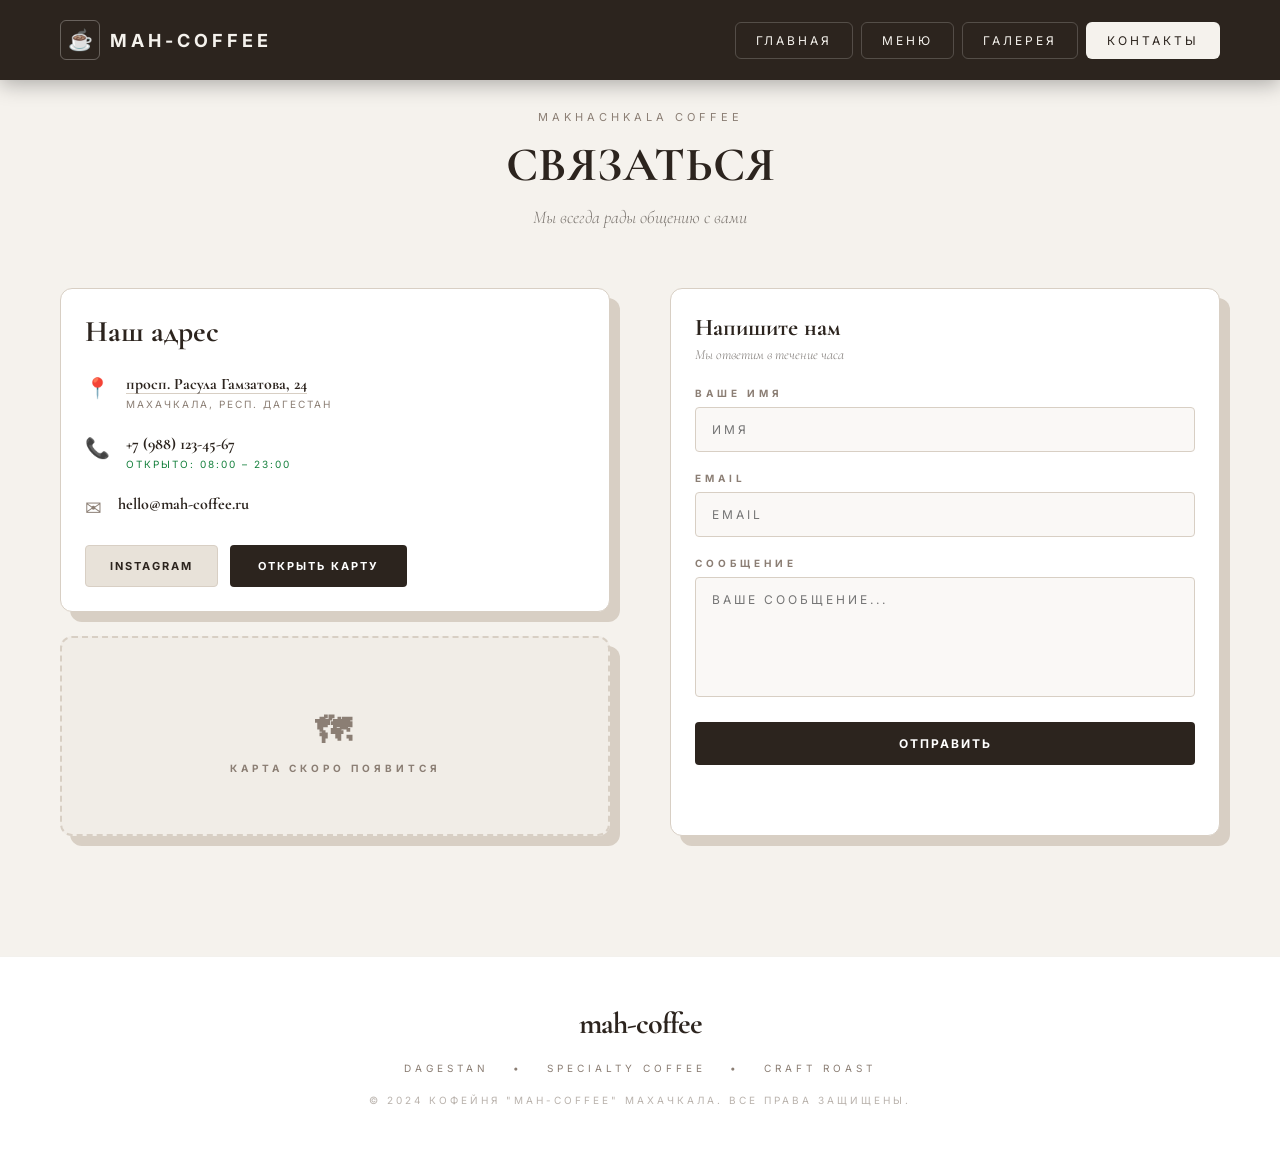
<file: contacts.html>
<!DOCTYPE html>
<html lang="ru">
<head>
  <meta charset="UTF-8">
  <meta name="viewport" content="width=device-width, initial-scale=1.0">
  <title>mah-coffee — Контакты</title>
  <link rel="stylesheet" href="style.css">
</head>
<body>

  <nav class="navbar">
    <div class="navbar-inner">
      <a href="index.html" class="navbar-logo">
        <div class="navbar-logo-icon">&#9749;</div>
        <span class="navbar-logo-text">mah-coffee</span>
      </a>
      <div class="navbar-links">
        <a href="index.html" class="nav-btn">Главная</a>
        <a href="menu.html" class="nav-btn">Меню</a>
        <a href="gallery.html" class="nav-btn">Галерея</a>
        <a href="contacts.html" class="nav-btn active">Контакты</a>
      </div>
    </div>
  </nav>

  <main>
    <div class="page-header">
      <div class="page-header-sub">Makhachkala Coffee</div>
      <h1>СВЯЗАТЬСЯ</h1>
      <p>Мы всегда рады общению с вами</p>
    </div>

    <div class="contacts-grid">
      <!-- Контактная информация -->
      <div>
        <div class="art-card contact-info">
          <h2>Наш адрес</h2>
          <div class="contact-row">
            <div class="contact-icon">&#128205;</div>
            <div>
              <p class="label">просп. Расула Гамзатова, 24</p>
              <p class="sub">Махачкала, Респ. Дагестан</p>
            </div>
          </div>
          <div class="contact-row">
            <div class="contact-icon">&#128222;</div>
            <div>
              <p style="font-weight:700;">+7 (988) 123-45-67</p>
              <p class="open">Открыто: 08:00 – 23:00</p>
            </div>
          </div>
          <div class="contact-row">
            <div class="contact-icon">&#9993;</div>
            <div>
              <p style="font-weight:700;">hello@mah-coffee.ru</p>
            </div>
          </div>
          <div class="contact-buttons">
            <button class="art-btn-secondary">Instagram</button>
            <button class="art-btn-primary" style="font-size:11px;">Открыть карту</button>
          </div>
        </div>

        <div class="map-placeholder">
          <span style="font-size:36px;">&#128506;</span>
          <span>Карта скоро появится</span>
        </div>
      </div>

      <!-- Форма -->
      <div class="art-card contact-form">
        <h2>Напишите нам</h2>
        <p class="form-sub">Мы ответим в течение часа</p>

        <form onsubmit="event.preventDefault(); alert('Спасибо, ' + this.username.value + '! Мы получили ваш запрос и свяжемся с вами по адресу ' + this.useremail.value + ' в ближайшее время.'); this.reset();">
          <div class="form-group">
            <label>Ваше имя</label>
            <input type="text" name="username" placeholder="ИМЯ" required>
          </div>
          <div class="form-group">
            <label>Email</label>
            <input type="email" name="useremail" placeholder="EMAIL" required>
          </div>
          <div class="form-group">
            <label>Сообщение</label>
            <textarea name="message" placeholder="ВАШЕ СООБЩЕНИЕ..."></textarea>
          </div>
          <button type="submit" class="art-btn-primary" style="width:100%;">Отправить</button>
        </form>
      </div>
    </div>
  </main>

  <footer>
    <div class="footer-logo">mah-coffee</div>
    <div class="footer-tags">
      <span>Dagestan</span>
      <span>&bull;</span>
      <span>Specialty Coffee</span>
      <span>&bull;</span>
      <span>Craft Roast</span>
    </div>
    <p class="footer-copy">&copy; 2024 Кофейня "mah-coffee" Махачкала. Все права защищены.</p>
  </footer>

</body>
</html>
</file>
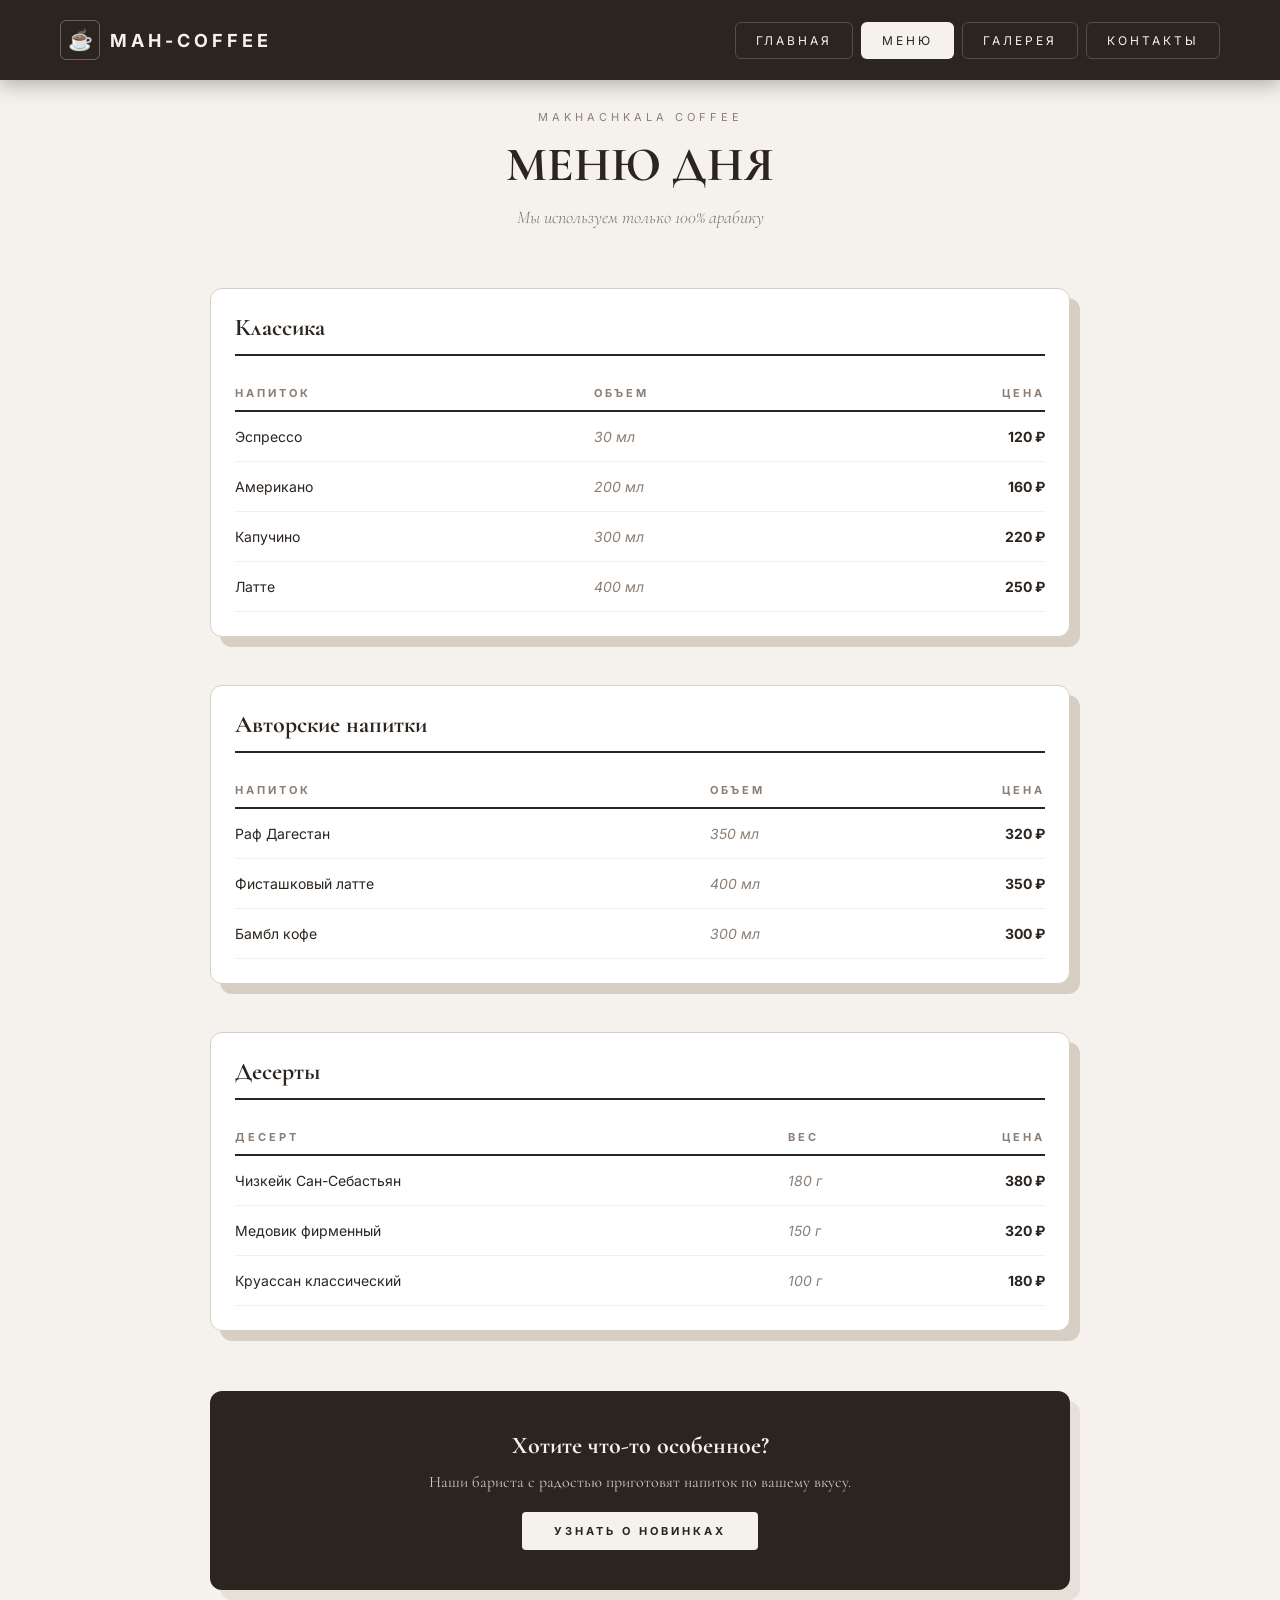
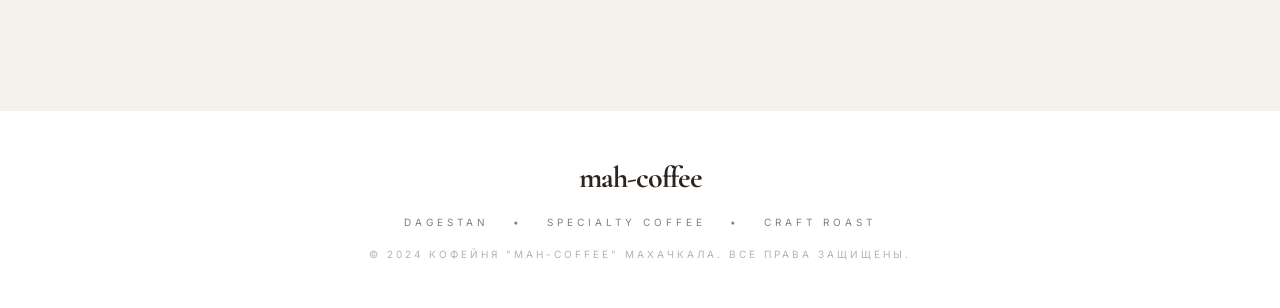
<file: menu.html>
<!DOCTYPE html>
<html lang="ru">
<head>
  <meta charset="UTF-8">
  <meta name="viewport" content="width=device-width, initial-scale=1.0">
  <title>mah-coffee — Меню</title>
  <link rel="stylesheet" href="style.css">
</head>
<body>

  <nav class="navbar">
    <div class="navbar-inner">
      <a href="index.html" class="navbar-logo">
        <div class="navbar-logo-icon">&#9749;</div>
        <span class="navbar-logo-text">mah-coffee</span>
      </a>
      <div class="navbar-links">
        <a href="index.html" class="nav-btn">Главная</a>
        <a href="menu.html" class="nav-btn active">Меню</a>
        <a href="gallery.html" class="nav-btn">Галерея</a>
        <a href="contacts.html" class="nav-btn">Контакты</a>
      </div>
    </div>
  </nav>

  <main style="max-width:900px;">
    <div class="page-header">
      <div class="page-header-sub">Makhachkala Coffee</div>
      <h1>МЕНЮ ДНЯ</h1>
      <p>Мы используем только 100% арабику</p>
    </div>

    <!-- Классика -->
    <div class="art-card menu-category">
      <h2>Классика</h2>
      <table class="menu-table">
        <thead>
          <tr>
            <th>Напиток</th>
            <th>Объем</th>
            <th>Цена</th>
          </tr>
        </thead>
        <tbody>
          <tr>
            <td>Эспрессо</td>
            <td class="volume">30 мл</td>
            <td class="price">120 &#8381;</td>
          </tr>
          <tr>
            <td>Американо</td>
            <td class="volume">200 мл</td>
            <td class="price">160 &#8381;</td>
          </tr>
          <tr>
            <td>Капучино</td>
            <td class="volume">300 мл</td>
            <td class="price">220 &#8381;</td>
          </tr>
          <tr>
            <td>Латте</td>
            <td class="volume">400 мл</td>
            <td class="price">250 &#8381;</td>
          </tr>
        </tbody>
      </table>
    </div>

    <!-- Авторские напитки -->
    <div class="art-card menu-category">
      <h2>Авторские напитки</h2>
      <table class="menu-table">
        <thead>
          <tr>
            <th>Напиток</th>
            <th>Объем</th>
            <th>Цена</th>
          </tr>
        </thead>
        <tbody>
          <tr>
            <td>Раф Дагестан</td>
            <td class="volume">350 мл</td>
            <td class="price">320 &#8381;</td>
          </tr>
          <tr>
            <td>Фисташковый латте</td>
            <td class="volume">400 мл</td>
            <td class="price">350 &#8381;</td>
          </tr>
          <tr>
            <td>Бамбл кофе</td>
            <td class="volume">300 мл</td>
            <td class="price">300 &#8381;</td>
          </tr>
        </tbody>
      </table>
    </div>

    <!-- Десерты -->
    <div class="art-card menu-category">
      <h2>Десерты</h2>
      <table class="menu-table">
        <thead>
          <tr>
            <th>Десерт</th>
            <th>Вес</th>
            <th>Цена</th>
          </tr>
        </thead>
        <tbody>
          <tr>
            <td>Чизкейк Сан-Себастьян</td>
            <td class="volume">180 г</td>
            <td class="price">380 &#8381;</td>
          </tr>
          <tr>
            <td>Медовик фирменный</td>
            <td class="volume">150 г</td>
            <td class="price">320 &#8381;</td>
          </tr>
          <tr>
            <td>Круассан классический</td>
            <td class="volume">100 г</td>
            <td class="price">180 &#8381;</td>
          </tr>
        </tbody>
      </table>
    </div>

    <!-- CTA -->
    <div class="menu-cta">
      <h3>Хотите что-то особенное?</h3>
      <p>Наши бариста с радостью приготовят напиток по вашему вкусу.</p>
      <button onclick="alert('Мы готовим сезонные новинки! Заходите в гости.')">Узнать о новинках</button>
    </div>
  </main>

  <footer>
    <div class="footer-logo">mah-coffee</div>
    <div class="footer-tags">
      <span>Dagestan</span>
      <span>&bull;</span>
      <span>Specialty Coffee</span>
      <span>&bull;</span>
      <span>Craft Roast</span>
    </div>
    <p class="footer-copy">&copy; 2024 Кофейня "mah-coffee" Махачкала. Все права защищены.</p>
  </footer>

</body>
</html>
</file>
<file: style.css>
@import url('https://fonts.googleapis.com/css2?family=Cormorant+Garamond:wght@300;400;500;600;700&family=Inter:wght@300;400;500;600;700&display=swap');

* {
  margin: 0;
  padding: 0;
  box-sizing: border-box;
}

:root {
  --brand-bg: #F5F2ED;
  --brand-dark: #2C241E;
  --brand-accent: #D8CFC4;
  --brand-muted: #8B7E74;
  --brand-surface: #E8E2D9;
  --shadow-artistic: 10px 10px 0px #D8CFC4;
}

body {
  background-color: var(--brand-bg);
  color: var(--brand-dark);
  font-family: "Cormorant Garamond", serif;
  min-height: 100vh;
}

a {
  text-decoration: none;
  color: inherit;
}

img {
  max-width: 100%;
  display: block;
}

/* ===== NAVBAR ===== */
.navbar {
  position: fixed;
  top: 0;
  left: 0;
  right: 0;
  z-index: 50;
  background: var(--brand-dark);
  box-shadow: 0 4px 20px rgba(0,0,0,0.3);
}

.navbar-inner {
  max-width: 1200px;
  margin: 0 auto;
  padding: 0 20px;
  height: 80px;
  display: flex;
  align-items: center;
  justify-content: space-between;
}

.navbar-logo {
  display: flex;
  align-items: center;
  gap: 10px;
  color: var(--brand-bg);
}

.navbar-logo-icon {
  width: 40px;
  height: 40px;
  border: 1px solid rgba(245,242,237,0.3);
  border-radius: 6px;
  display: flex;
  align-items: center;
  justify-content: center;
  font-size: 20px;
  transition: all 0.3s;
}

.navbar-logo:hover .navbar-logo-icon {
  background: var(--brand-bg);
  color: var(--brand-dark);
}

.navbar-logo-text {
  font-family: "Inter", sans-serif;
  text-transform: uppercase;
  letter-spacing: 4px;
  font-weight: 700;
  font-size: 18px;
}

.navbar-links {
  display: flex;
  gap: 8px;
}

.nav-btn {
  color: var(--brand-bg);
  padding: 10px 20px;
  font-size: 12px;
  text-transform: uppercase;
  letter-spacing: 3px;
  border: 1px solid rgba(245,242,237,0.2);
  border-radius: 6px;
  font-family: "Inter", sans-serif;
  transition: all 0.3s;
  display: inline-block;
}

.nav-btn:hover {
  background: var(--brand-bg);
  color: var(--brand-dark);
  transform: translateY(-2px);
}

.nav-btn.active {
  background: var(--brand-bg);
  color: var(--brand-dark);
}

/* ===== MAIN CONTENT ===== */
main {
  padding-top: 110px;
  padding-bottom: 40px;
  max-width: 1200px;
  margin: 0 auto;
  padding-left: 20px;
  padding-right: 20px;
}

/* ===== ART CARD ===== */
.art-card {
  background: white;
  border-radius: 12px;
  padding: 24px;
  box-shadow: var(--shadow-artistic);
  border: 1px solid var(--brand-accent);
}

/* ===== BUTTONS ===== */
.art-btn-primary {
  background: var(--brand-dark);
  color: white;
  border: none;
  padding: 14px 28px;
  border-radius: 4px;
  cursor: pointer;
  text-transform: uppercase;
  font-weight: 700;
  letter-spacing: 2px;
  font-family: "Inter", sans-serif;
  font-size: 12px;
  transition: all 0.3s ease;
  display: inline-block;
  text-align: center;
}

.art-btn-primary:hover {
  transform: translateY(-2px);
  filter: brightness(1.1);
}

.art-btn-secondary {
  background: var(--brand-surface);
  color: var(--brand-dark);
  border: 1px solid var(--brand-accent);
  padding: 12px 24px;
  border-radius: 4px;
  cursor: pointer;
  text-transform: uppercase;
  font-weight: 700;
  letter-spacing: 2px;
  font-family: "Inter", sans-serif;
  font-size: 11px;
  transition: all 0.3s ease;
}

.art-btn-secondary:hover {
  transform: translateY(-2px);
  background: var(--brand-accent);
}

/* ===== HERO ===== */
.hero {
  display: grid;
  grid-template-columns: 1fr 1fr;
  gap: 40px;
  align-items: center;
  margin-bottom: 80px;
}

.hero-subtitle {
  font-family: "Inter", sans-serif;
  font-size: 11px;
  text-transform: uppercase;
  letter-spacing: 6px;
  color: var(--brand-muted);
}

.hero-title {
  font-size: 72px;
  font-weight: 700;
  letter-spacing: -3px;
  line-height: 0.9;
  color: var(--brand-dark);
  margin: 16px 0;
}

.hero-text {
  font-size: 18px;
  font-style: italic;
  line-height: 1.6;
  opacity: 0.8;
  margin-bottom: 16px;
}

.hero-tags {
  display: flex;
  flex-wrap: wrap;
  gap: 8px;
  margin-bottom: 24px;
}

.tag {
  padding: 6px 16px;
  background: var(--brand-surface);
  border-radius: 20px;
  font-family: "Inter", sans-serif;
  font-size: 10px;
  text-transform: uppercase;
  font-weight: 700;
  letter-spacing: 2px;
}

.hero-image {
  height: 600px;
  border-radius: 12px;
  overflow: hidden;
  box-shadow: var(--shadow-artistic);
  border: 1px solid var(--brand-accent);
}

.hero-image img {
  width: 100%;
  height: 100%;
  object-fit: cover;
}

/* ===== ADVANTAGES ===== */
.advantages-section {
  display: grid;
  grid-template-columns: 1fr 1fr;
  gap: 48px;
  align-items: start;
  margin-bottom: 80px;
}

.advantages-list {
  list-style: none;
  padding: 0;
  margin: 20px 0;
}

.advantages-list li {
  display: flex;
  align-items: flex-start;
  gap: 12px;
  font-size: 18px;
  margin-bottom: 16px;
}

.advantages-list li::before {
  content: "";
  display: block;
  width: 8px;
  height: 8px;
  background: var(--brand-dark);
  border-radius: 50%;
  flex-shrink: 0;
  margin-top: 8px;
}

.photo-grid {
  display: grid;
  grid-template-columns: 1fr 1fr;
  gap: 16px;
}

.photo-grid .art-card:nth-child(2) {
  margin-top: 32px;
}

.photo-grid img {
  border-radius: 8px;
  filter: grayscale(100%);
  transition: filter 0.5s;
}

.photo-grid img:hover {
  filter: grayscale(0%);
}

/* ===== MENU PAGE ===== */
.page-header {
  text-align: center;
  margin-bottom: 60px;
}

.page-header-sub {
  font-family: "Inter", sans-serif;
  font-size: 11px;
  text-transform: uppercase;
  letter-spacing: 4px;
  color: var(--brand-muted);
}

.page-header h1 {
  font-size: 48px;
  font-weight: 700;
  color: var(--brand-dark);
  margin: 12px 0;
}

.page-header p {
  font-size: 18px;
  opacity: 0.6;
  font-weight: 300;
  font-style: italic;
}

.menu-category {
  margin-bottom: 48px;
}

.menu-category h2 {
  font-size: 24px;
  font-weight: 700;
  color: var(--brand-dark);
  border-bottom: 2px solid var(--brand-dark);
  padding-bottom: 12px;
  margin-bottom: 20px;
}

.menu-table {
  width: 100%;
  text-align: left;
  font-family: "Inter", sans-serif;
  font-size: 14px;
  border-collapse: collapse;
}

.menu-table thead tr {
  color: var(--brand-muted);
  text-transform: uppercase;
  letter-spacing: 3px;
  font-weight: 700;
  font-size: 11px;
}

.menu-table th {
  padding: 10px 0;
  border-bottom: 2px solid var(--brand-dark);
}

.menu-table td {
  padding: 16px 0;
  border-bottom: 1px solid rgba(216,207,196,0.3);
}

.menu-table tr:hover {
  background: rgba(232,226,217,0.3);
}

.menu-table .price {
  text-align: right;
  font-weight: 700;
}

.menu-table .volume {
  color: var(--brand-muted);
  font-style: italic;
}

.menu-table th:last-child,
.menu-table td:last-child {
  text-align: right;
}

.menu-cta {
  background: var(--brand-dark);
  color: var(--brand-bg);
  text-align: center;
  padding: 40px;
  border-radius: 12px;
  box-shadow: 10px 10px 0px rgba(216,207,196,0.5);
  margin-top: 60px;
}

.menu-cta h3 {
  font-size: 24px;
  font-weight: 700;
  margin-bottom: 12px;
}

.menu-cta p {
  opacity: 0.8;
  margin-bottom: 20px;
}

.menu-cta button {
  background: var(--brand-bg);
  color: var(--brand-dark);
  padding: 12px 32px;
  border: none;
  border-radius: 4px;
  text-transform: uppercase;
  font-weight: 700;
  letter-spacing: 3px;
  font-size: 11px;
  font-family: "Inter", sans-serif;
  cursor: pointer;
  transition: background 0.3s;
}

.menu-cta button:hover {
  background: var(--brand-surface);
}

/* ===== GALLERY PAGE ===== */
.gallery-grid {
  display: grid;
  grid-template-columns: repeat(3, 1fr);
  gap: 32px;
  margin-bottom: 60px;
}

.gallery-item {
  background: white;
  border-radius: 12px;
  padding: 8px;
  box-shadow: var(--shadow-artistic);
  border: 1px solid var(--brand-accent);
  transition: transform 0.3s;
}

.gallery-item:hover {
  transform: translateY(-4px);
}

.gallery-item .img-wrap {
  aspect-ratio: 1;
  border-radius: 8px;
  overflow: hidden;
  border: 1px solid rgba(216,207,196,0.3);
}

.gallery-item img {
  width: 100%;
  height: 100%;
  object-fit: cover;
  filter: grayscale(100%);
  transition: all 0.7s;
}

.gallery-item:hover img {
  filter: grayscale(0%);
  transform: scale(1.1);
}

.gallery-item .caption {
  padding: 12px 8px 8px;
  text-align: center;
  font-family: "Inter", sans-serif;
  font-size: 10px;
  text-transform: uppercase;
  font-weight: 700;
  letter-spacing: 2px;
  color: var(--brand-muted);
}

.video-section {
  text-align: center;
  margin-top: 60px;
}

.video-section h2 {
  font-size: 30px;
  font-weight: 700;
  margin-bottom: 30px;
}

.video-wrap {
  max-width: 900px;
  margin: 0 auto;
  aspect-ratio: 16/9;
}

.video-wrap .art-card {
  height: 100%;
  padding: 16px;
}

.video-wrap iframe {
  width: 100%;
  height: 100%;
  border-radius: 8px;
  border: 1px solid rgba(216,207,196,0.3);
}

/* ===== CONTACTS PAGE ===== */
.contacts-grid {
  display: grid;
  grid-template-columns: 1fr 1fr;
  gap: 60px;
}

.contact-info h2 {
  font-size: 30px;
  font-weight: 700;
  margin-bottom: 24px;
}

.contact-row {
  display: flex;
  align-items: flex-start;
  gap: 16px;
  margin-bottom: 24px;
}

.contact-icon {
  font-size: 20px;
  color: var(--brand-muted);
  margin-top: 2px;
  flex-shrink: 0;
}

.contact-row .label {
  font-weight: 700;
  text-decoration: underline;
  text-underline-offset: 4px;
  text-decoration-color: var(--brand-accent);
}

.contact-row .sub {
  font-family: "Inter", sans-serif;
  font-size: 10px;
  text-transform: uppercase;
  letter-spacing: 2px;
  color: var(--brand-muted);
  margin-top: 4px;
}

.contact-row .open {
  font-family: "Inter", sans-serif;
  font-size: 10px;
  text-transform: uppercase;
  letter-spacing: 2px;
  color: #15803d;
  margin-top: 4px;
}

.contact-buttons {
  display: flex;
  gap: 12px;
  margin-top: 24px;
}

.map-placeholder {
  border: 2px dashed var(--brand-accent);
  border-radius: 12px;
  height: 200px;
  display: flex;
  flex-direction: column;
  align-items: center;
  justify-content: center;
  background: rgba(232,226,217,0.3);
  margin-top: 24px;
  box-shadow: var(--shadow-artistic);
}

.map-placeholder span {
  font-family: "Inter", sans-serif;
  font-size: 10px;
  text-transform: uppercase;
  font-weight: 700;
  letter-spacing: 4px;
  color: var(--brand-muted);
  margin-top: 10px;
}

/* Form */
.contact-form h2 {
  font-size: 24px;
  font-weight: 700;
  margin-bottom: 4px;
}

.contact-form .form-sub {
  opacity: 0.6;
  font-weight: 300;
  font-size: 14px;
  font-style: italic;
  margin-bottom: 24px;
}

.form-group {
  margin-bottom: 20px;
}

.form-group label {
  display: block;
  font-family: "Inter", sans-serif;
  font-size: 10px;
  font-weight: 700;
  text-transform: uppercase;
  letter-spacing: 4px;
  color: var(--brand-muted);
  margin-bottom: 8px;
}

.form-group input,
.form-group textarea {
  width: 100%;
  padding: 14px 16px;
  background: rgba(245,242,237,0.5);
  border: 1px solid var(--brand-accent);
  border-radius: 4px;
  outline: none;
  font-family: "Inter", sans-serif;
  font-size: 12px;
  text-transform: uppercase;
  letter-spacing: 3px;
  transition: border 0.3s;
}

.form-group input:focus,
.form-group textarea:focus {
  border-color: var(--brand-dark);
}

.form-group textarea {
  resize: none;
  height: 120px;
}

/* ===== FOOTER ===== */
footer {
  border-top: 1px solid rgba(216,207,196,0.3);
  margin-top: 80px;
  padding: 48px 20px;
  background: white;
  text-align: center;
}

.footer-logo {
  font-family: "Cormorant Garamond", serif;
  font-weight: 700;
  font-size: 30px;
  letter-spacing: -1px;
  color: var(--brand-dark);
}

.footer-tags {
  display: flex;
  justify-content: center;
  gap: 24px;
  margin: 20px 0;
  font-family: "Inter", sans-serif;
  font-size: 10px;
  text-transform: uppercase;
  letter-spacing: 4px;
  color: var(--brand-muted);
}

.footer-copy {
  font-family: "Inter", sans-serif;
  font-size: 10px;
  text-transform: uppercase;
  letter-spacing: 3px;
  color: rgba(139,126,116,0.6);
}

/* ===== RESPONSIVE ===== */
@media (max-width: 768px) {
  .hero {
    grid-template-columns: 1fr;
  }
  .hero-title {
    font-size: 48px;
  }
  .hero-image {
    height: 300px;
  }
  .advantages-section {
    grid-template-columns: 1fr;
  }
  .gallery-grid {
    grid-template-columns: 1fr 1fr;
  }
  .contacts-grid {
    grid-template-columns: 1fr;
  }
  .navbar-links {
    gap: 4px;
  }
  .nav-btn {
    padding: 8px 12px;
    font-size: 9px;
    letter-spacing: 1px;
  }
}
</file>
